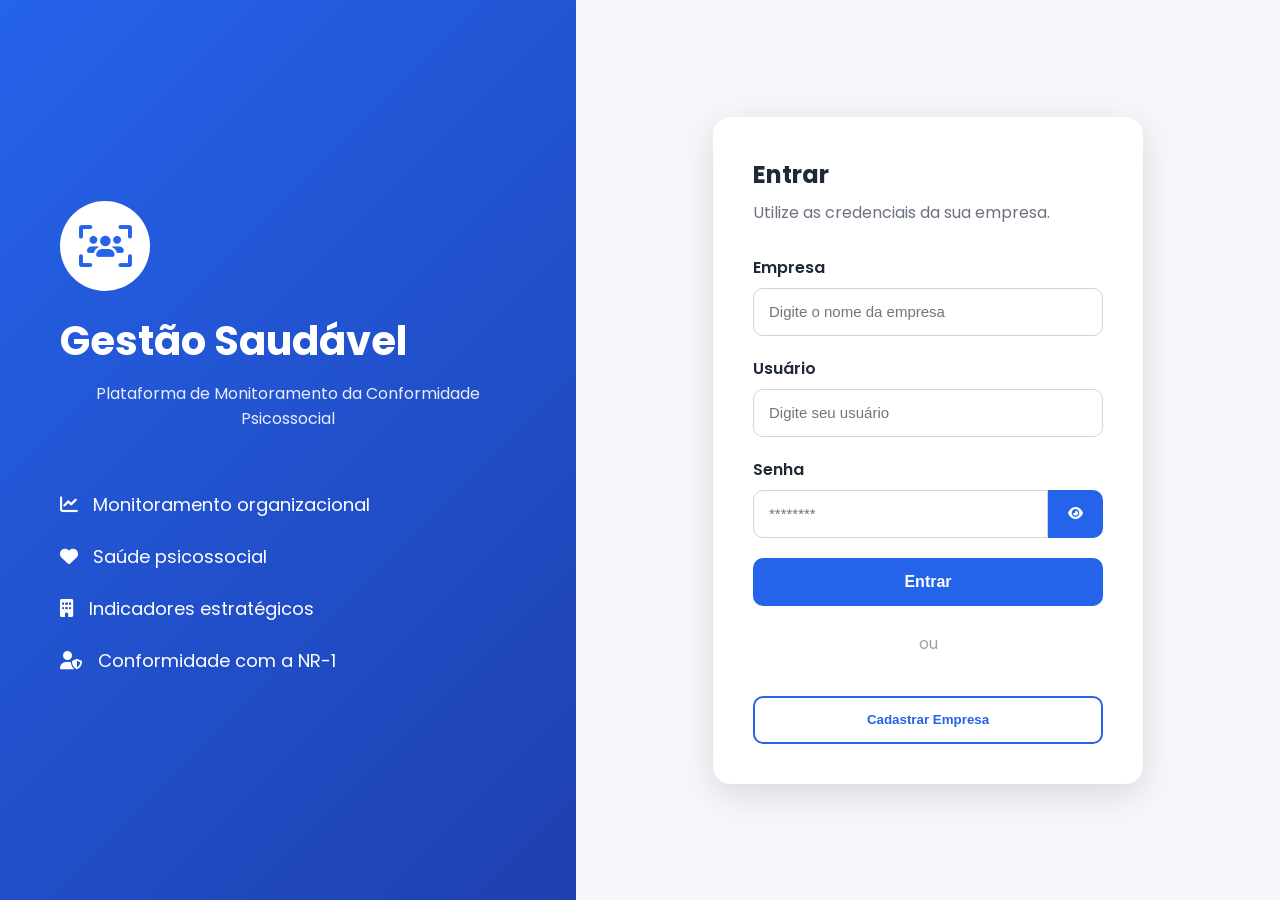
<file: index.html>
<!DOCTYPE html>
<html lang="pt-BR">

<head>

    <meta charset="UTF-8">

    <meta name="viewport" content="width=device-width, initial-scale=1.0">

    <title>Gestão Saudável</title>

    <link rel="stylesheet" href="style.css">

    <link rel="preconnect" href="https://fonts.googleapis.com">

    <link rel="preconnect" href="https://fonts.gstatic.com" crossorigin>

    <link href="https://fonts.googleapis.com/css2?family=Poppins:wght@300;400;500;600;700&display=swap" rel="stylesheet">

    <link rel="stylesheet"
          href="https://cdnjs.cloudflare.com/ajax/libs/font-awesome/6.7.2/css/all.min.css">

</head>

<body>

<div class="loginContainer">

    <!-- LADO ESQUERDO -->

    <div class="loginEsquerda">

        <div class="logoArea">

            <div class="logo">

                <i class="fa-solid fa-users-viewfinder"></i>

            </div>

            <h1>

                Gestão Saudável

            </h1>

            <p>

                Plataforma de Monitoramento da Conformidade Psicossocial

            </p>

        </div>

        <div class="descricao">

            <div class="descricaoItem">

                <i class="fa-solid fa-chart-line"></i>

                <span>

                    Monitoramento organizacional

                </span>

            </div>

            <div class="descricaoItem">

                <i class="fa-solid fa-heart"></i>

                <span>

                    Saúde psicossocial

                </span>

            </div>

            <div class="descricaoItem">

                <i class="fa-solid fa-building"></i>

                <span>

                    Indicadores estratégicos

                </span>

            </div>

            <div class="descricaoItem">

                <i class="fa-solid fa-user-shield"></i>

                <span>

                    Conformidade com a NR-1

                </span>

            </div>

        </div>

    </div>

    <!-- LADO DIREITO -->

    <div class="loginDireita">

        <div class="loginCard">

            <h2>

                Entrar

            </h2>

            <p>

                Utilize as credenciais da sua empresa.

            </p>

            <div class="campo">

                <label>

                    Empresa

                </label>

                <input
                    type="text"
                    id="empresa"
                    placeholder="Digite o nome da empresa">

            </div>

            <div class="campo">

                <label>

                    Usuário

                </label>

                <input
                    type="text"
                    id="usuario"
                    placeholder="Digite seu usuário">

            </div>

            <div class="campo">

                <label>

                    Senha

                </label>

                <div class="senhaBox">

                    <input
                        type="password"
                        id="senha"
                        placeholder="********">

                    <button
                        id="mostrarSenha"
                        type="button">

                        <i class="fa-solid fa-eye"></i>

                    </button>

                </div>

            </div>

            <button
                id="btnLogin"
                class="botaoPrincipal">

                Entrar

            </button>

            <div class="linhaSeparadora">

                <span>

                    ou

                </span>

            </div>

            <button
                id="btnCadastro"
                class="botaoSecundario">

                Cadastrar Empresa

            </button>

            </div>

        </div>

    </div>

</div>

<script src="js/banco.js"></script>
<script src="js/login.js"></script>

</body>

</html>
</file>
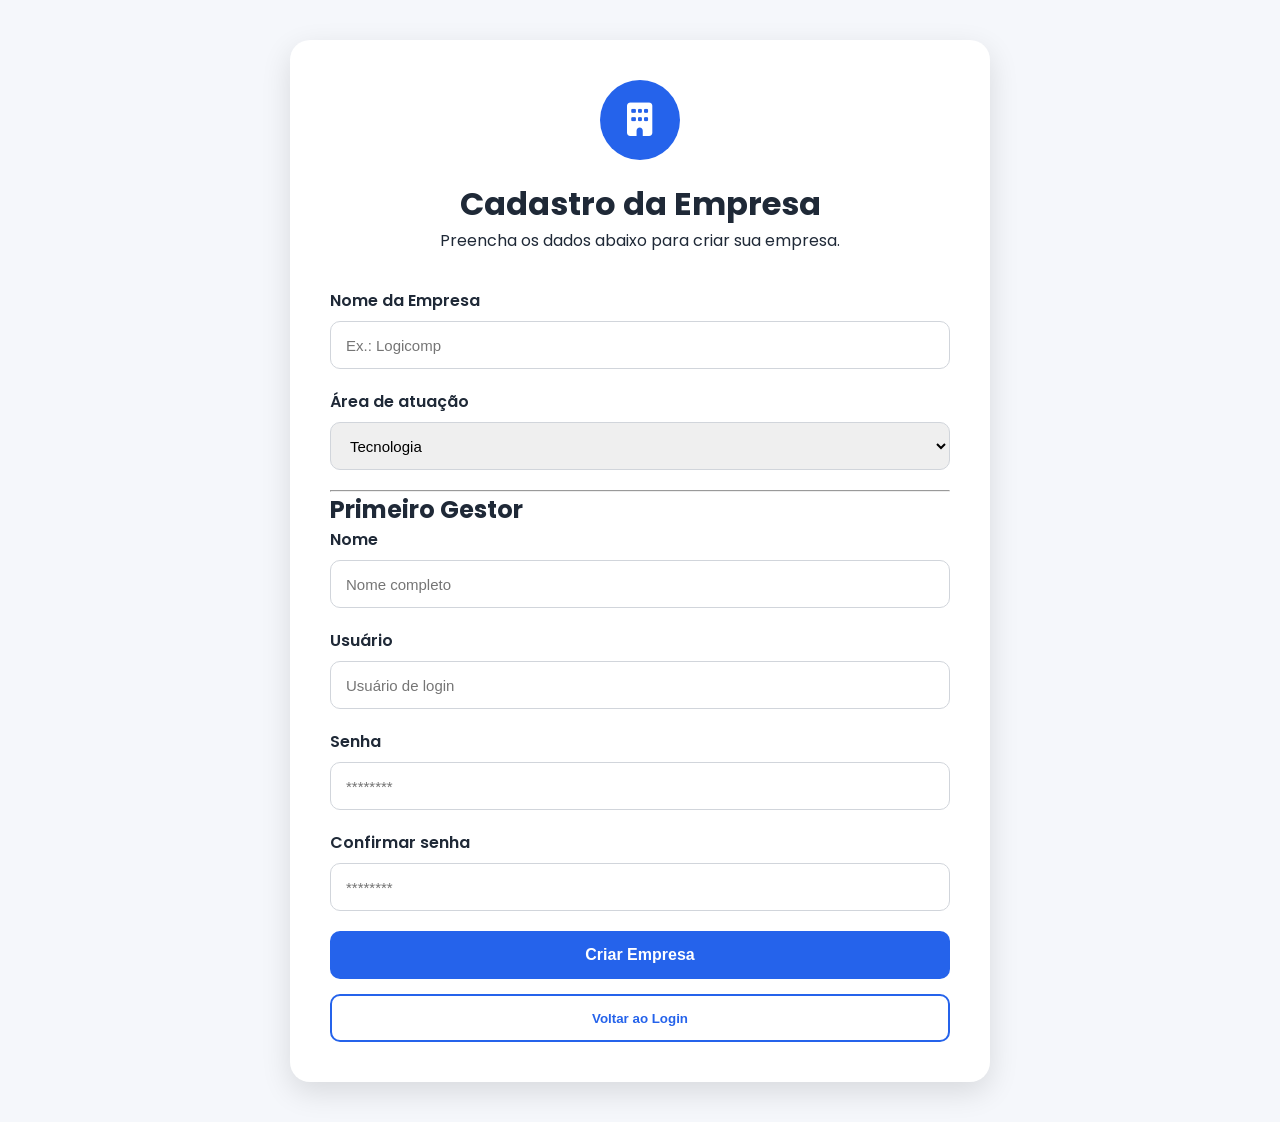
<file: cadastro.html>
<!DOCTYPE html>
<html lang="pt-BR">

<head>

    <meta charset="UTF-8">

    <meta name="viewport"
          content="width=device-width, initial-scale=1.0">

    <title>Cadastrar Empresa | Gestão Saudável</title>

    <link rel="stylesheet" href="style.css">

    <link rel="preconnect" href="https://fonts.googleapis.com">

    <link rel="preconnect" href="https://fonts.gstatic.com" crossorigin>

    <link href="https://fonts.googleapis.com/css2?family=Poppins:wght@300;400;500;600;700&display=swap" rel="stylesheet">

    <link rel="stylesheet"
          href="https://cdnjs.cloudflare.com/ajax/libs/font-awesome/6.7.2/css/all.min.css">

</head>

<body>

<div class="cadastroContainer">

    <div class="cadastroCard">

        <div class="topoCadastro">

            <div class="iconeCadastro">

                <i class="fa-solid fa-building"></i>

            </div>

            <h1>

                Cadastro da Empresa

            </h1>

            <p>

                Preencha os dados abaixo para criar sua empresa.

            </p>

        </div>

        <div class="campo">

            <label>

                Nome da Empresa

            </label>

            <input
                type="text"
                id="empresaNome"
                placeholder="Ex.: Logicomp">

        </div>

        <div class="campo">

            <label>

                Área de atuação

            </label>

            <select id="empresaArea">

                <option>Tecnologia</option>

                <option>Finanças</option>

                <option>Alimentos</option>

                <option>Construção</option>

                <option>Educação</option>

                <option>Saúde</option>

                <option>Indústria</option>

                <option>Administração</option>

                <option>Outro</option>

            </select>

        </div>

        <hr>

        <h2>

            Primeiro Gestor

        </h2>

        <div class="campo">

            <label>

                Nome

            </label>

            <input
                type="text"
                id="gestorNome"
                placeholder="Nome completo">

        </div>

        <div class="campo">

            <label>

                Usuário

            </label>

            <input
                type="text"
                id="gestorUsuario"
                placeholder="Usuário de login">

        </div>

        <div class="campo">

            <label>

                Senha

            </label>

            <input
                type="password"
                id="gestorSenha"
                placeholder="********">

        </div>

        <div class="campo">

            <label>

                Confirmar senha

            </label>

            <input
                type="password"
                id="confirmarSenha"
                placeholder="********">

        </div>

        <button
            id="btnCriarEmpresa"
            class="botaoPrincipal">

            Criar Empresa

        </button>

        <button
            id="btnVoltar"
            class="botaoSecundario">

            Voltar ao Login

        </button>

    </div>

</div>

<script src="js/banco.js"></script>
<script src="js/cadastro.js"></script>

</body>

</html>
</file>
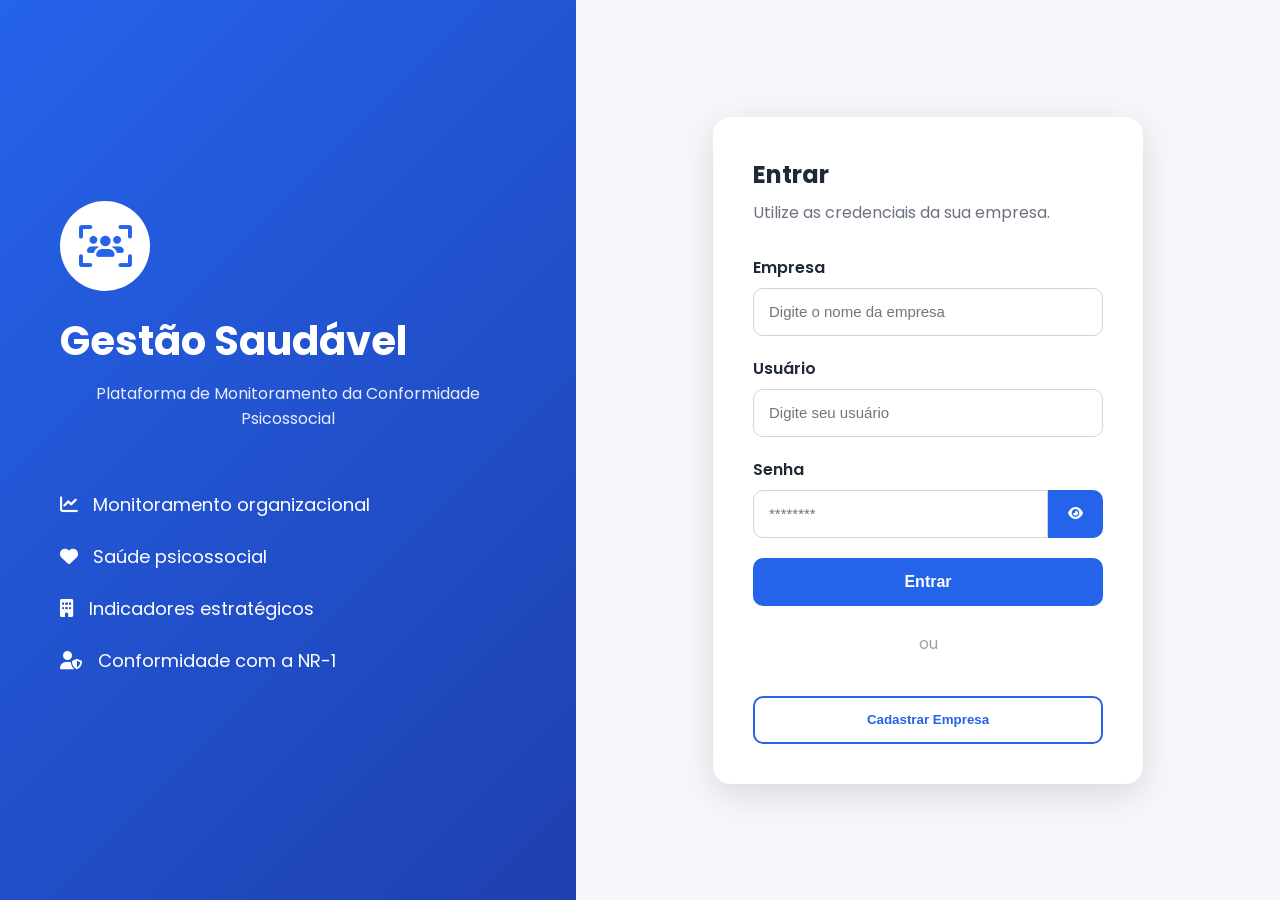
<file: funcionario.html>
<!DOCTYPE html>
<html lang="pt-BR">

<head>

<meta charset="UTF-8">

<meta name="viewport" content="width=device-width, initial-scale=1.0">

<title>Funcionário | Gestão Saudável</title>

<link rel="stylesheet" href="style.css">

<link rel="preconnect" href="https://fonts.googleapis.com">

<link rel="preconnect" href="https://fonts.gstatic.com" crossorigin>

<link href="https://fonts.googleapis.com/css2?family=Poppins:wght@300;400;500;600;700&display=swap" rel="stylesheet">

<link rel="stylesheet"
href="https://cdnjs.cloudflare.com/ajax/libs/font-awesome/6.7.2/css/all.min.css">

</head>

<body>

<div class="layout">

<!-- =========================
SIDEBAR
========================= -->

<aside class="sidebar">

<div class="logoSidebar">

<i class="fa-solid fa-users-viewfinder"></i>

<h2>

Gestão Saudável

</h2>

</div>

<nav>

<button class="menu ativo">

<i class="fa-solid fa-clipboard-check"></i>

Registrar Jornada

</button>

<button id="logoutFuncionario">

<i class="fa-solid fa-right-from-bracket"></i>

Sair

</button>

</nav>

</aside>

<!-- =========================
CONTEÚDO
========================= -->

<main class="conteudo">

<header class="topo">

<div>

<h1>

Olá,

<span id="nomeFuncionario">

Funcionário

</span>

</h1>

<p>

Registre cada momento da sua jornada de trabalho.

</p>

</div>

</header>

<section class="pagina ativa">

<div class="cardGrande">

<h2 id="tituloRegistro">

Entrada

</h2>

<p>

Selecione como você está se sentindo neste momento.

</p>

<div class="humores">

<div class="humor" data-humor="disposto">

😊

<h3>

Disposto

</h3>

</div>

<div class="humor" data-humor="neutro">

😐

<h3>

Neutro

</h3>

</div>

<div class="humor" data-humor="sobrecarregado">

😞

<h3>

Sobrecarregado

</h3>

</div>

</div>

<button

id="registrarPonto"

class="botaoPrincipal">

Registrar Entrada

</button>

</div>
<div
id="mensagemSucesso"
class="cardGrande"
style="display:none;">

<h2>

✔ Registro realizado

</h2>

<p id="textoSucesso">

Seu registro foi salvo.

</p>

</div>

<div class="cardGrande">

<h2>

Etapas da Jornada

</h2>

<table>

<thead>

<tr>

<th>Etapa</th>

<th>Status</th>

</tr>

</thead>

<tbody>

<tr>

<td>Entrada</td>

<td id="statusEntrada">

⏳ Pendente

</td>

</tr>

<tr>

<td>Saída para almoço</td>

<td id="statusSaidaAlmoco">

⏳ Pendente

</td>

</tr>

<tr>

<td>Volta do almoço</td>

<td id="statusVoltaAlmoco">

⏳ Pendente

</td>

</tr>

<tr>

<td>Saída</td>

<td id="statusSaida">

⏳ Pendente

</td>

</tr>

</tbody>

</table>

</div>

</section>

</main>

</div>

<script src="js/banco.js"></script>
<script src="js/funcionario.js"></script>

</body>

</html>
</file>
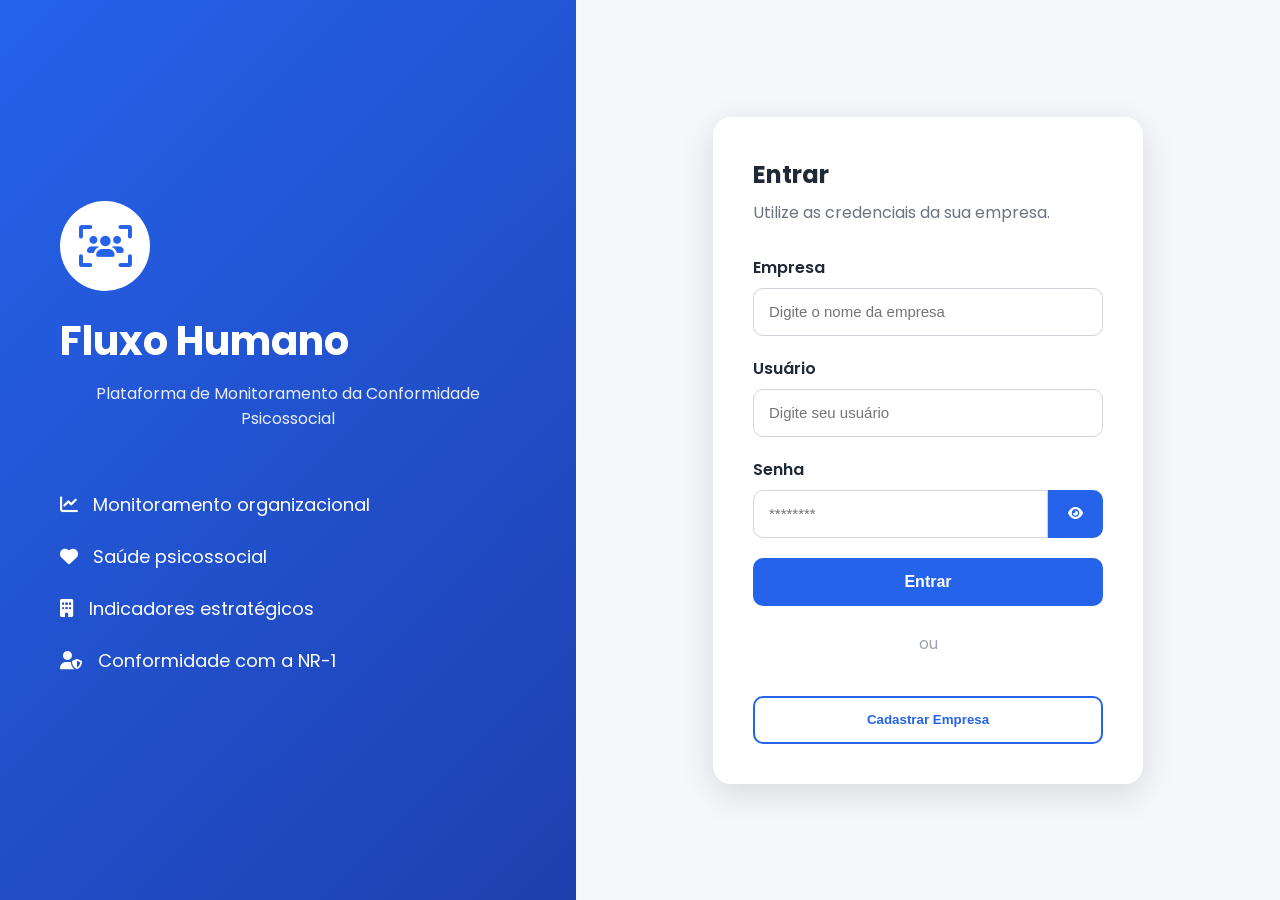
<file: login.html>
<!DOCTYPE html>
<html lang="pt-BR">

<head>

    <meta charset="UTF-8">

    <meta name="viewport" content="width=device-width, initial-scale=1.0">

    <title>Fluxo Humano</title>

    <link rel="stylesheet" href="style.css">

    <link rel="preconnect" href="https://fonts.googleapis.com">

    <link rel="preconnect" href="https://fonts.gstatic.com" crossorigin>

    <link href="https://fonts.googleapis.com/css2?family=Poppins:wght@300;400;500;600;700&display=swap" rel="stylesheet">

    <link rel="stylesheet"
          href="https://cdnjs.cloudflare.com/ajax/libs/font-awesome/6.7.2/css/all.min.css">

</head>

<body>

<div class="loginContainer">

    <!-- LADO ESQUERDO -->

    <div class="loginEsquerda">

        <div class="logoArea">

            <div class="logo">

                <i class="fa-solid fa-users-viewfinder"></i>

            </div>

            <h1>

                Fluxo Humano

            </h1>

            <p>

                Plataforma de Monitoramento da Conformidade Psicossocial

            </p>

        </div>

        <div class="descricao">

            <div class="descricaoItem">

                <i class="fa-solid fa-chart-line"></i>

                <span>

                    Monitoramento organizacional

                </span>

            </div>

            <div class="descricaoItem">

                <i class="fa-solid fa-heart"></i>

                <span>

                    Saúde psicossocial

                </span>

            </div>

            <div class="descricaoItem">

                <i class="fa-solid fa-building"></i>

                <span>

                    Indicadores estratégicos

                </span>

            </div>

            <div class="descricaoItem">

                <i class="fa-solid fa-user-shield"></i>

                <span>

                    Conformidade com a NR-1

                </span>

            </div>

        </div>

    </div>

    <!-- LADO DIREITO -->

    <div class="loginDireita">

        <div class="loginCard">

            <h2>

                Entrar

            </h2>

            <p>

                Utilize as credenciais da sua empresa.

            </p>

            <div class="campo">

                <label>

                    Empresa

                </label>

                <input
                    type="text"
                    id="empresa"
                    placeholder="Digite o nome da empresa">

            </div>

            <div class="campo">

                <label>

                    Usuário

                </label>

                <input
                    type="text"
                    id="usuario"
                    placeholder="Digite seu usuário">

            </div>

            <div class="campo">

                <label>

                    Senha

                </label>

                <div class="senhaBox">

                    <input
                        type="password"
                        id="senha"
                        placeholder="********">

                    <button
                        id="mostrarSenha"
                        type="button">

                        <i class="fa-solid fa-eye"></i>

                    </button>

                </div>

            </div>

            <button
                id="btnLogin"
                class="botaoPrincipal">

                Entrar

            </button>

            <div class="linhaSeparadora">

                <span>

                    ou

                </span>

            </div>

            <button
                id="btnCadastro"
                class="botaoSecundario">

                Cadastrar Empresa

            </button>

            </div>

        </div>

    </div>

</div>

<script src="js/banco.js"></script>
<script src="js/login.js"></script>

</body>

</html>
</file>
<file: style.css>
/* =====================================
   Gestão Saudável
   STYLE.CSS - PARTE 1
===================================== */

*{
    margin:0;
    padding:0;
    box-sizing:border-box;
}

:root{

    --azul:#2563eb;
    --azulEscuro:#1e40af;
    --cinza:#f5f7fb;
    --cinza2:#e5e7eb;
    --texto:#1f2937;
    --verde:#16a34a;
    --amarelo:#f59e0b;
    --vermelho:#dc2626;
    --branco:#ffffff;

}

body{

    font-family:'Poppins',sans-serif;
    background:var(--cinza);
    color:var(--texto);

}

/* =========================
LOGIN
========================= */

.loginContainer{

    display:flex;
    min-height:100vh;

}

.loginEsquerda{

    width:45%;
    background:linear-gradient(135deg,var(--azul),var(--azulEscuro));
    color:white;

    display:flex;
    flex-direction:column;
    justify-content:center;
    align-items:center;

    padding:60px;

}

.loginDireita{

    width:55%;

    display:flex;

    justify-content:center;

    align-items:center;

    padding:40px;

}

.logo{

    width:90px;

    height:90px;

    border-radius:50%;

    background:white;

    color:var(--azul);

    display:flex;

    justify-content:center;

    align-items:center;

    font-size:42px;

    margin-bottom:20px;

}

.logoArea h1{

    font-size:40px;

    margin-bottom:10px;

}

.logoArea p{

    opacity:.9;

    text-align:center;

}

.descricao{

    margin-top:60px;

    width:100%;

}

.descricaoItem{

    display:flex;

    align-items:center;

    gap:15px;

    margin-bottom:25px;

    font-size:18px;

}

.loginCard{

    background:white;

    width:430px;

    padding:40px;

    border-radius:18px;

    box-shadow:0 10px 35px rgba(0,0,0,.12);

}

.loginCard h2{

    margin-bottom:8px;

}

.loginCard p{

    color:#6b7280;

    margin-bottom:30px;

}

/* =========================
FORMULÁRIOS
========================= */

.campo{

    display:flex;

    flex-direction:column;

    margin-bottom:20px;

}

.campo label{

    font-weight:600;

    margin-bottom:8px;

}

.campo input,
.campo select{

    height:48px;

    border:1px solid #d1d5db;

    border-radius:10px;

    padding:0 15px;

    font-size:15px;

    outline:none;

    transition:.2s;

}

.campo input:focus,
.campo select:focus{

    border-color:var(--azul);

}

.senhaBox{

    display:flex;

}

.senhaBox input{

    flex:1;

    border-radius:10px 0 0 10px;

}

.senhaBox button{

    width:55px;

    border:none;

    background:var(--azul);

    color:white;

    border-radius:0 10px 10px 0;

    cursor:pointer;

}

/* =========================
BOTÕES
========================= */

.botaoPrincipal{

    width:100%;

    height:48px;

    border:none;

    border-radius:10px;

    background:var(--azul);

    color:white;

    font-size:16px;

    font-weight:600;

    cursor:pointer;

    transition:.2s;

}

.botaoPrincipal:hover{

    background:var(--azulEscuro);

}

.botaoSecundario{

    width:100%;

    height:48px;

    margin-top:15px;

    border:2px solid var(--azul);

    background:white;

    color:var(--azul);

    border-radius:10px;

    font-weight:600;

    cursor:pointer;

}

.linhaSeparadora{

    display:flex;

    align-items:center;

    justify-content:center;

    margin:25px 0;

    color:#9ca3af;

}

.contaDemo{

    margin-top:30px;

    background:#eff6ff;

    padding:20px;

    border-radius:12px;

}

.demoItem{

    margin-top:8px;

}
/* =====================================
   STYLE.CSS - PARTE 2
   SIDEBAR E DASHBOARD
===================================== */

.layout{

    display:flex;

    min-height:100vh;

}

/* =========================
SIDEBAR
========================= */

.sidebar{

    width:260px;

    background:#1e293b;

    color:white;

    display:flex;

    flex-direction:column;

    justify-content:space-between;

    position:fixed;

    top:0;

    left:0;

    bottom:0;

    padding:25px;

}

.logoSidebar{

    text-align:center;

    margin-bottom:40px;

}

.logoSidebar i{

    font-size:42px;

    margin-bottom:15px;

    color:#60a5fa;

}

.logoSidebar h2{

    font-size:26px;

}

.sidebar nav{

    display:flex;

    flex-direction:column;

    gap:12px;

}

.sidebar button{

    width:100%;

    height:50px;

    border:none;

    border-radius:12px;

    background:transparent;

    color:white;

    font-size:16px;

    text-align:left;

    padding:0 18px;

    cursor:pointer;

    transition:.2s;

}

.sidebar button i{

    width:28px;

}

.sidebar button:hover{

    background:#334155;

}

.sidebar .ativo{

    background:var(--azul);

}

#logout,
#logoutFuncionario{

    margin-top:25px;

    background:#dc2626;

}

#logout:hover,
#logoutFuncionario:hover{

    background:#b91c1c;

}

/* =========================
CONTEÚDO
========================= */

.conteudo{

    margin-left:260px;

    width:calc(100% - 260px);

    padding:35px;

}

/* =========================
TOPO
========================= */

.topo{

    display:flex;

    justify-content:space-between;

    align-items:center;

    margin-bottom:30px;

}

.topo h1{

    font-size:32px;

    margin-bottom:6px;

}

.topo p{

    color:#6b7280;

}

/* =========================
STATUS
========================= */

.statusEmpresa{

    background:white;

    border-radius:18px;

    padding:25px;

    display:flex;

    align-items:center;

    gap:20px;

    margin-bottom:30px;

    box-shadow:0 8px 20px rgba(0,0,0,.08);

}

.statusIcone{

    width:70px;

    height:70px;

    border-radius:50%;

    background:#dcfce7;

    display:flex;

    justify-content:center;

    align-items:center;

    font-size:34px;

}

/* =========================
CARDS
========================= */

.cards{

    display:grid;

    grid-template-columns:repeat(4,1fr);

    gap:20px;

    margin-bottom:30px;

}

.card{

    background:white;

    border-radius:18px;

    padding:25px;

    box-shadow:0 8px 20px rgba(0,0,0,.08);

}

.card h3{

    color:#6b7280;

    margin-bottom:10px;

    font-size:15px;

}

.card h1{

    font-size:38px;

    color:var(--azul);

}

/* =========================
CARD GRANDE
========================= */

.cardGrande{

    background:white;

    border-radius:18px;

    padding:25px;

    margin-bottom:30px;

    box-shadow:0 8px 20px rgba(0,0,0,.08);

}

.cardGrande h2{

    margin-bottom:20px;

}

/* =========================
PÁGINAS
========================= */

.pagina{

    display:none;

}

.pagina.ativa{

    display:block;

}
/* =====================================
   STYLE.CSS - PARTE 3
   TABELAS, FORMULÁRIOS E FUNCIONÁRIO
===================================== */

/* =========================
TABELAS
========================= */

table{

    width:100%;

    border-collapse:collapse;

    margin-top:20px;

}

table th{

    background:#2563eb;

    color:white;

    padding:15px;

    text-align:left;

    font-size:15px;

}

table td{

    padding:15px;

    border-bottom:1px solid #e5e7eb;

    font-size:15px;

}

table tr:hover{

    background:#f8fafc;

}

/* =========================
FORMULÁRIOS
========================= */

.formGrid{

    display:grid;

    grid-template-columns:repeat(2,1fr);

    gap:20px;

}

.empresaGrid{

    display:grid;

    grid-template-columns:repeat(2,1fr);

    gap:25px;

}

.empresaGrid strong{

    color:#2563eb;

    display:block;

    margin-bottom:6px;

}

/* =========================
BOTÕES DE PONTO
========================= */

.botoesPonto{

    display:grid;

    grid-template-columns:repeat(2,1fr);

    gap:15px;

    margin-top:25px;

}

/* =========================
EMOÇÕES
========================= */

.humores{

    display:flex;

    gap:20px;

    justify-content:center;

    margin:35px 0;

}

.humor{

    flex:1;

    background:#f8fafc;

    border:3px solid transparent;

    border-radius:18px;

    padding:30px;

    text-align:center;

    cursor:pointer;

    transition:.25s;

    user-select:none;

}

.humor:hover{

    transform:translateY(-5px);

    box-shadow:0 10px 25px rgba(0,0,0,.10);

}

.humor.ativo{

    border-color:#2563eb;

    background:#eff6ff;

}

.humor{

    font-size:48px;

}

.humor h3{

    margin-top:15px;

    font-size:18px;

    color:#374151;

}

/* =========================
RECOMENDAÇÕES
========================= */

.listaRecomendacoes{

    display:flex;

    flex-direction:column;

    gap:15px;

}

.recomendacao{

    background:#eff6ff;

    border-left:5px solid #2563eb;

    padding:15px;

    border-radius:10px;

}

/* =========================
MENSAGEM
========================= */

#mensagemSucesso{

    display:none;

    text-align:center;

}

#mensagemSucesso h2{

    color:#16a34a;

    margin-bottom:10px;

}

/* =========================
CADASTRO
========================= */

.cadastroContainer{

    min-height:100vh;

    display:flex;

    justify-content:center;

    align-items:center;

    padding:40px;

    background:#f5f7fb;

}

.cadastroCard{

    width:700px;

    background:white;

    border-radius:20px;

    padding:40px;

    box-shadow:0 10px 30px rgba(0,0,0,.12);

}

.topoCadastro{

    text-align:center;

    margin-bottom:35px;

}

.iconeCadastro{

    width:80px;

    height:80px;

    margin:auto;

    margin-bottom:20px;

    border-radius:50%;

    background:#2563eb;

    color:white;

    display:flex;

    justify-content:center;

    align-items:center;

    font-size:34px;

}

/* =========================
RESPONSIVIDADE
========================= */

@media(max-width:1100px){

.cards{

    grid-template-columns:repeat(2,1fr);

}

.formGrid{

    grid-template-columns:1fr;

}

.empresaGrid{

    grid-template-columns:1fr;

}

}

@media(max-width:850px){

.loginContainer{

    flex-direction:column;

}

.loginEsquerda,

.loginDireita{

    width:100%;

}

.sidebar{

    width:100%;

    height:auto;

    position:relative;

}

.conteudo{

    width:100%;

    margin-left:0;

}

.humores{

    flex-direction:column;

}

.botoesPonto{

    grid-template-columns:1fr;

}

.cards{

    grid-template-columns:1fr;

}

table{

    display:block;

    overflow-x:auto;

}

}

@media(max-width:600px){

.loginCard{

    width:100%;

}

.cadastroCard{

    width:100%;

    padding:25px;

}

.topo h1{

    font-size:24px;

}

.card h1{

    font-size:30px;

}

}

.cardGrafico{

background:#fff;

padding:25px;

border-radius:18px;

box-shadow:0 8px 20px rgba(0,0,0,.08);

margin-top:25px;

}

.tituloGrafico{

display:flex;

justify-content:space-between;

align-items:center;

margin-bottom:18px;

}

.tituloGrafico h2{

font-size:22px;

margin:0;

}

.tituloGrafico p{

margin-top:5px;

color:#777;

font-size:14px;

}

.graficoContainer{

height:260px;

position:relative;

}

#graficoICPO{

width:100%!important;

height:260px!important;

}
</file>
